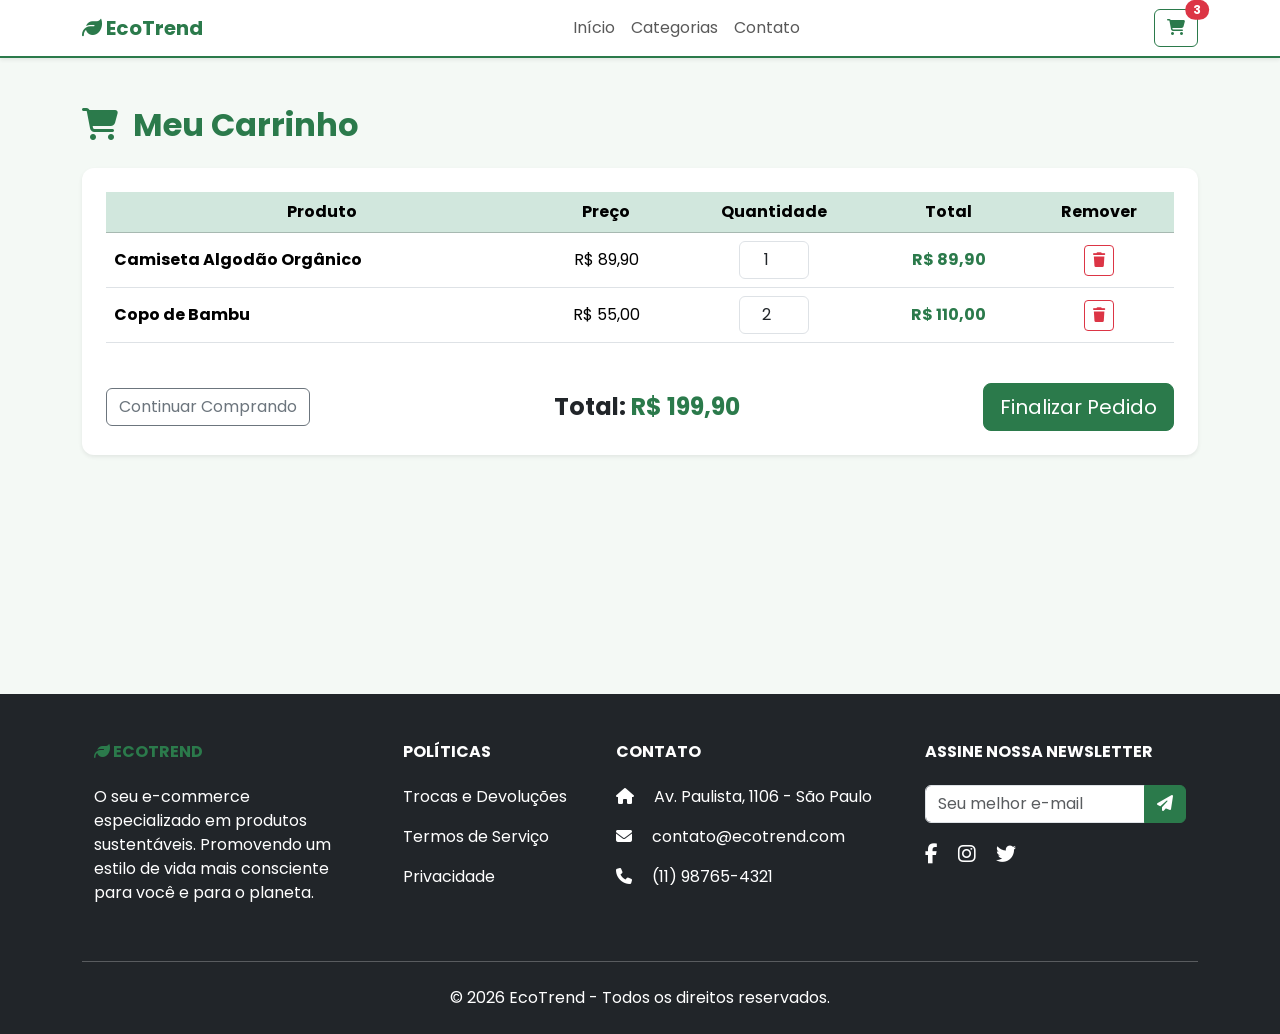
<file: carrinho.html>
<!DOCTYPE html>
<html lang="pt-BR">
<head>
    <meta charset="UTF-8">
    <meta name="viewport" content="width=device-width, initial-scale=1.0">
    <title>Meu Carrinho | EcoTrend</title>
    <link href="https://fonts.googleapis.com/css2?family=Poppins:wght@300;400;600&display=swap" rel="stylesheet">
    <link href="https://cdn.jsdelivr.net/npm/bootstrap@5.3.2/dist/css/bootstrap.min.css" rel="stylesheet">
    <link rel="stylesheet" href="https://cdnjs.cloudflare.com/ajax/libs/font-awesome/6.4.2/css/all.min.css">
    <link rel="stylesheet" href="style.css">
    <style>body { font-family: 'Poppins', sans-serif; }</style>
</head>
<body>
    
    <!-- ================= HEADER (Navbar) ================= -->
    <nav class="navbar navbar-expand-lg navbar-light bg-light sticky-top shadow-sm">
        <div class="container">
            <a class="navbar-brand fw-bold text-success" href="index.html">
                <i class="fa-solid fa-leaf"></i> EcoTrend
            </a>
            <button class="navbar-toggler" type="button" data-bs-toggle="collapse" data-bs-target="#menuNavegacao">
                <span class="navbar-toggler-icon"></span>
            </button>
            <div class="collapse navbar-collapse" id="menuNavegacao">
                <ul class="navbar-nav mx-auto">
                    <li class="nav-item">
                        <a class="nav-link" href="index.html">Início</a>
                    </li>
                    <li class="nav-item">
                        <a class="nav-link" href="categorias.html">Categorias</a>
                    </li>
                    <li class="nav-item">
                        <a class="nav-link" href="contato.html">Contato</a>
                    </li>
                </ul>
                <div class="d-flex">
                    <a href="carrinho.html" class="btn btn-outline-success position-relative">
                        <i class="fa-solid fa-cart-shopping"></i>
                        <span class="position-absolute top-0 start-100 translate-middle badge rounded-pill bg-danger">
                            3
                        </span>
                    </a>
                </div>
            </div>
        </div>
    </nav>

    <!-- ================= ÁREA PRINCIPAL (CARRINHO) ================= -->
    <main class="container my-5" style="min-height: 60vh;">
        <h2 class="fw-bold text-success mb-4"><i class="fa-solid fa-cart-shopping me-2"></i> Meu Carrinho</h2>
        
        <div class="card border-0 shadow-sm p-4">
            <div class="table-responsive">
                <table class="table table-hover align-middle text-center">
                    <thead class="table-success">
                        <tr>
                            <th scope="col">Produto</th>
                            <th scope="col">Preço</th>
                            <th scope="col">Quantidade</th>
                            <th scope="col">Total</th>
                            <th scope="col">Remover</th>
                        </tr>
                    </thead>
                    <tbody>
                        <tr>
                            <td class="text-start fw-bold">Camiseta Algodão Orgânico</td>
                            <td>R$ 89,90</td>
                            <td><input type="number" class="form-control mx-auto text-center" value="1" style="width: 70px;"></td>
                            <td class="fw-bold text-success">R$ 89,90</td>
                            <td><button class="btn btn-sm btn-outline-danger"><i class="fa-solid fa-trash"></i></button></td>
                        </tr>
                        <tr>
                            <td class="text-start fw-bold">Copo de Bambu</td>
                            <td>R$ 55,00</td>
                            <td><input type="number" class="form-control mx-auto text-center" value="2" style="width: 70px;"></td>
                            <td class="fw-bold text-success">R$ 110,00</td>
                            <td><button class="btn btn-sm btn-outline-danger"><i class="fa-solid fa-trash"></i></button></td>
                        </tr>
                    </tbody>
                </table>
            </div>
            <div class="d-flex justify-content-between align-items-center mt-4">
                <a href="categorias.html" class="btn btn-outline-secondary">Continuar Comprando</a>
                <h4 class="fw-bold mb-0">Total: <span class="text-success">R$ 199,90</span></h4>
                <button class="btn btn-success btn-lg">Finalizar Pedido</button>
            </div>
        </div>
    </main>

    <!-- ================= FOOTER ================= -->
    <footer class="bg-dark text-white pt-5 pb-4 mt-5">
        <div class="container text-center text-md-start">
            <div class="row">
                <div class="col-md-3 col-lg-4 col-xl-3 mx-auto mb-4">
                    <h6 class="text-uppercase fw-bold text-success mb-4"><i class="fa-solid fa-leaf"></i> EcoTrend</h6>
                    <p>O seu e-commerce especializado em produtos sustentáveis. Promovendo um estilo de vida mais consciente para você e para o planeta.</p>
                </div>
                <div class="col-md-2 col-lg-2 col-xl-2 mx-auto mb-4">
                    <h6 class="text-uppercase fw-bold mb-4">Políticas</h6>
                    <p><a href="#" class="text-white text-decoration-none">Trocas e Devoluções</a></p>
                    <p><a href="#" class="text-white text-decoration-none">Termos de Serviço</a></p>
                    <p><a href="#" class="text-white text-decoration-none">Privacidade</a></p>
                </div>
                <div class="col-md-4 col-lg-3 col-xl-3 mx-auto mb-md-0 mb-4">
                    <h6 class="text-uppercase fw-bold mb-4">Contato</h6>
                    <p><i class="fas fa-home me-3"></i> Av. Paulista, 1106 - São Paulo</p>
                    <p><i class="fas fa-envelope me-3"></i> contato@ecotrend.com</p>
                    <p><i class="fas fa-phone me-3"></i> (11) 98765-4321</p>
                </div>
                
                <!-- Redes e Newsletter do Commit 3 -->
                <div class="col-md-4 col-lg-3 col-xl-3 mx-auto mb-4">
                    <h6 class="text-uppercase fw-bold mb-4">Assine nossa Newsletter</h6>
                    <div class="input-group mb-3">
                        <input type="email" class="form-control" placeholder="Seu melhor e-mail" aria-label="E-mail">
                        <button class="btn btn-success" type="button"><i class="fa-solid fa-paper-plane"></i></button>
                    </div>
                    <div class="mt-3">
                        <a href="#" class="text-white me-3 fs-5"><i class="fab fa-facebook-f"></i></a>
                        <a href="#" class="text-white me-3 fs-5"><i class="fab fa-instagram"></i></a>
                        <a href="#" class="text-white me-3 fs-5"><i class="fab fa-twitter"></i></a>
                    </div>
                </div>
            </div>
            <hr class="mb-4">
            <div class="row align-items-center">
                <div class="col-md-12 text-center">
                    <p class="mb-0">© 2026 EcoTrend - Todos os direitos reservados.</p>
                </div>
            </div>
        </div>
    </footer>

    <script src="https://cdn.jsdelivr.net/npm/bootstrap@5.3.2/dist/js/bootstrap.bundle.min.js"></script>
</body>
</html>
</file>
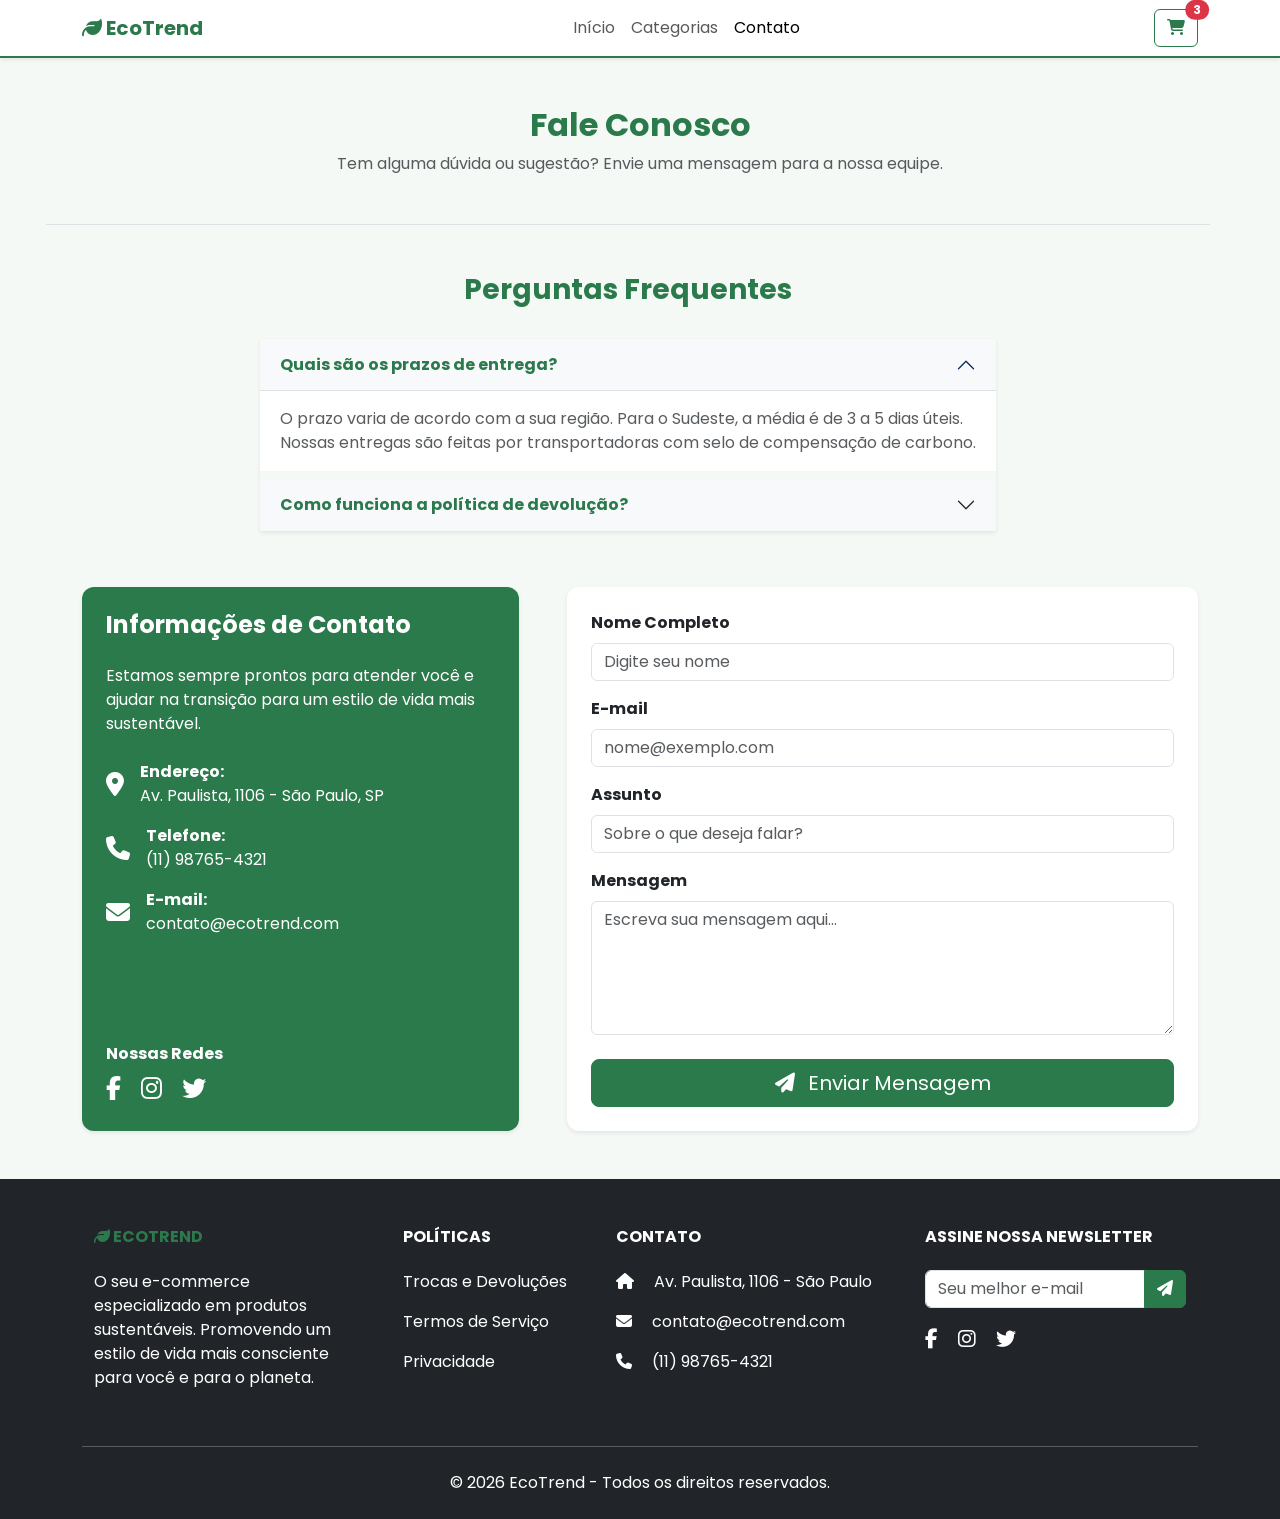
<file: contato.html>
<!DOCTYPE html>
<html lang="pt-BR">
<head>
    <meta charset="UTF-8">
    <meta name="viewport" content="width=device-width, initial-scale=1.0">
    <title>Contato | EcoTrend</title>
    <link href="https://fonts.googleapis.com/css2?family=Poppins:wght@300;400;600&display=swap" rel="stylesheet">
    <link href="https://cdn.jsdelivr.net/npm/bootstrap@5.3.2/dist/css/bootstrap.min.css" rel="stylesheet">
    <link rel="stylesheet" href="https://cdnjs.cloudflare.com/ajax/libs/font-awesome/6.4.2/css/all.min.css">
    <link rel="stylesheet" href="style.css">
    <style>body { font-family: 'Poppins', sans-serif; }</style>
</head>
<body>

    
    <nav class="navbar navbar-expand-lg navbar-light bg-light sticky-top shadow-sm">
        <div class="container">
            <a class="navbar-brand fw-bold text-success" href="index.html">
                <i class="fa-solid fa-leaf"></i> EcoTrend
            </a>
            <button class="navbar-toggler" type="button" data-bs-toggle="collapse" data-bs-target="#menuNavegacao">
                <span class="navbar-toggler-icon"></span>
            </button>
            <div class="collapse navbar-collapse" id="menuNavegacao">
                <ul class="navbar-nav mx-auto">
                    <li class="nav-item"><a class="nav-link" href="index.html">Início</a></li>
                    <li class="nav-item"><a class="nav-link" href="categorias.html">Categorias</a></li>
                    <li class="nav-item"><a class="nav-link active" href="contato.html">Contato</a></li>
                </ul>
                <div class="d-flex">
                    <a href="carrinho.html" class="btn btn-outline-success position-relative">
                        <i class="fa-solid fa-cart-shopping"></i>
                        <span class="position-absolute top-0 start-100 translate-middle badge rounded-pill bg-danger">3</span>
                    </a>
                </div>
            </div>
        </div>
    </nav>

    
    <main class="container my-5" style="min-height: 60vh;">
        
        <div class="text-center mb-5">
            <h2 class="fw-bold text-success">Fale Conosco</h2>
            <p class="text-muted">Tem alguma dúvida ou sugestão? Envie uma mensagem para a nossa equipe.</p>
        </div>

        <div class="row g-5">

            <div class="row mt-5 pt-5 border-top">
                <div class="col-12 text-center mb-4">
                    <h3 class="fw-bold text-success">Perguntas Frequentes</h3>
                </div>
                <div class="col-md-8 mx-auto">
                    <div class="accordion shadow-sm" id="accordionFAQ">
                        <div class="accordion-item border-0 mb-2">
                            <h2 class="accordion-header">
                                <button class="accordion-button bg-light fw-bold text-success" type="button" data-bs-toggle="collapse" data-bs-target="#faq1">
                                    Quais são os prazos de entrega?
                                </button>
                            </h2>
                            <div id="faq1" class="accordion-collapse collapse show" data-bs-parent="#accordionFAQ">
                                <div class="accordion-body text-muted">
                                    O prazo varia de acordo com a sua região. Para o Sudeste, a média é de 3 a 5 dias úteis. Nossas entregas são feitas por transportadoras com selo de compensação de carbono.
                                </div>
                            </div>
                        </div>
                        <div class="accordion-item border-0 mb-2">
                            <h2 class="accordion-header">
                                <button class="accordion-button collapsed bg-light fw-bold text-success" type="button" data-bs-toggle="collapse" data-bs-target="#faq2">
                                    Como funciona a política de devolução?
                                </button>
                            </h2>
                            <div id="faq2" class="accordion-collapse collapse" data-bs-parent="#accordionFAQ">
                                <div class="accordion-body text-muted">
                                    Você tem até 30 dias após o recebimento para solicitar a devolução gratuita, desde que o produto não tenha marcas de uso.
                                </div>
                            </div>
                        </div>
                    </div>
                </div>
            </div>
            
            <div class="col-12 col-md-5">
                <div class="card border-0 shadow-sm h-100 bg-success text-white p-4">
                    <h4 class="fw-bold mb-4">Informações de Contato</h4>
                    <p class="mb-4">Estamos sempre prontos para atender você e ajudar na transição para um estilo de vida mais sustentável.</p>
                    
                    <div class="d-flex align-items-center mb-3">
                        <i class="fa-solid fa-location-dot fs-4 me-3"></i>
                        <div>
                            <strong>Endereço:</strong><br>
                            Av. Paulista, 1106 - São Paulo, SP
                        </div>
                    </div>
                    
                    <div class="d-flex align-items-center mb-3">
                        <i class="fa-solid fa-phone fs-4 me-3"></i>
                        <div>
                            <strong>Telefone:</strong><br>
                            (11) 98765-4321
                        </div>
                    </div>
                    
                    <div class="d-flex align-items-center mb-4">
                        <i class="fa-solid fa-envelope fs-4 me-3"></i>
                        <div>
                            <strong>E-mail:</strong><br>
                            contato@ecotrend.com
                        </div>
                    </div>

                    <div class="mt-auto">
                        <h6 class="fw-bold">Nossas Redes</h6>
                        <a href="#" class="text-white me-3 fs-4"><i class="fab fa-facebook-f"></i></a>
                        <a href="#" class="text-white me-3 fs-4"><i class="fab fa-instagram"></i></a>
                        <a href="#" class="text-white me-3 fs-4"><i class="fab fa-twitter"></i></a>
                    </div>
                </div>
            </div>

            
            <div class="col-12 col-md-7">
                <div class="card border-0 shadow-sm p-4 h-100">
                    <form action="#" method="POST">
                        <div class="mb-3">
                            <label for="nome" class="form-label fw-bold">Nome Completo</label>
                            <input type="text" class="form-control" id="nome" placeholder="Digite seu nome" required>
                        </div>
                        
                        <div class="mb-3">
                            <label for="email" class="form-label fw-bold">E-mail</label>
                            <input type="email" class="form-control" id="email" placeholder="nome@exemplo.com" required>
                        </div>
                        
                        <div class="mb-3">
                            <label for="assunto" class="form-label fw-bold">Assunto</label>
                            <input type="text" class="form-control" id="assunto" placeholder="Sobre o que deseja falar?" required>
                        </div>
                        
                        <div class="mb-4">
                            <label for="mensagem" class="form-label fw-bold">Mensagem</label>
                            <textarea class="form-control" id="mensagem" rows="5" placeholder="Escreva sua mensagem aqui..." required></textarea>
                        </div>
                        
                        <button type="submit" class="btn btn-success btn-lg w-100">
                            <i class="fa-solid fa-paper-plane me-2"></i> Enviar Mensagem
                        </button>
                    </form>
                </div>
            </div>
        </div>

    </main>

    
    <footer class="bg-dark text-white pt-5 pb-4 mt-5">
        <div class="container text-center text-md-start">
            <div class="row">
                <div class="col-md-3 col-lg-4 col-xl-3 mx-auto mb-4">
                    <h6 class="text-uppercase fw-bold text-success mb-4"><i class="fa-solid fa-leaf"></i> EcoTrend</h6>
                    <p>O seu e-commerce especializado em produtos sustentáveis. Promovendo um estilo de vida mais consciente para você e para o planeta.</p>
                </div>
                <div class="col-md-2 col-lg-2 col-xl-2 mx-auto mb-4">
                    <h6 class="text-uppercase fw-bold mb-4">Políticas</h6>
                    <p><a href="#" class="text-white text-decoration-none">Trocas e Devoluções</a></p>
                    <p><a href="#" class="text-white text-decoration-none">Termos de Serviço</a></p>
                    <p><a href="#" class="text-white text-decoration-none">Privacidade</a></p>
                </div>
                <div class="col-md-4 col-lg-3 col-xl-3 mx-auto mb-md-0 mb-4">
                    <h6 class="text-uppercase fw-bold mb-4">Contato</h6>
                    <p><i class="fas fa-home me-3"></i> Av. Paulista, 1106 - São Paulo</p>
                    <p><i class="fas fa-envelope me-3"></i> contato@ecotrend.com</p>
                    <p><i class="fas fa-phone me-3"></i> (11) 98765-4321</p>
                </div>
                <!-- Redes e Newsletter -->
                <div class="col-md-4 col-lg-3 col-xl-3 mx-auto mb-4">
                    <h6 class="text-uppercase fw-bold mb-4">Assine nossa Newsletter</h6>
                    <div class="input-group mb-3">
                        <input type="email" class="form-control" placeholder="Seu melhor e-mail" aria-label="E-mail">
                        <button class="btn btn-success" type="button"><i class="fa-solid fa-paper-plane"></i></button>
                    </div>
                    <div class="mt-3">
                        <a href="#" class="text-white me-3 fs-5"><i class="fab fa-facebook-f"></i></a>
                        <a href="#" class="text-white me-3 fs-5"><i class="fab fa-instagram"></i></a>
                        <a href="#" class="text-white me-3 fs-5"><i class="fab fa-twitter"></i></a>
                    </div>
                </div>
            </div>
            <hr class="mb-4">
            <div class="row align-items-center">
                <div class="col-md-12 text-center">
                    <p class="mb-0">© 2026 EcoTrend - Todos os direitos reservados.</p>
                </div>
            </div>
        </div>
    </footer>

    <script src="https://cdn.jsdelivr.net/npm/bootstrap@5.3.2/dist/js/bootstrap.bundle.min.js"></script>
</body>
</html>
</file>
<file: style.css>
/* =======================================================
   VARIÁVEIS CUSTOMIZADAS E RESET
======================================================== */
:root {
    --eco-green: #2b7a4b;       /* Verde principal da marca */
    --eco-green-dark: #1e5c37;  /* Verde mais escuro para hover */
    --eco-light: #f4f9f5;       /* Fundo bem claro esverdeado */
}

body {
    background-color: var(--eco-light);
}

/* =======================================================
   SOBRESCREVENDO AS CLASSES DO BOOTSTRAP
======================================================== */

/* Textos e Backgrounds */
.text-success {
    color: var(--eco-green) !important;
}

.bg-success {
    background-color: var(--eco-green) !important;
}

/* Botões Preenchidos */
.btn-success {
    background-color: var(--eco-green);
    border-color: var(--eco-green);
}

.btn-success:hover {
    background-color: var(--eco-green-dark);
    border-color: var(--eco-green-dark);
}

/* Botões com Contorno (Outline) */
.btn-outline-success {
    color: var(--eco-green);
    border-color: var(--eco-green);
}

.btn-outline-success:hover {
    background-color: var(--eco-green);
    color: white;
}

/* =======================================================
   ESTILIZAÇÃO DE COMPONENTES PERSONALIZADOS
======================================================== */

/* Efeito flutuante nos cartões de produtos ao passar o mouse */
.card {
    transition: transform 0.3s ease, box-shadow 0.3s ease;
    border-radius: 12px; /* Deixa as bordas um pouco mais arredondadas */
    overflow: hidden;
}

.card:hover {
    transform: translateY(-8px);
    box-shadow: 0 10px 20px rgba(43, 122, 75, 0.15) !important;
}

/* Ajuste sutil na barra de navegação */
.navbar {
    background-color: #ffffff !important;
    border-bottom: 2px solid var(--eco-green);
}

/* Deixa o input de range (filtro de preço) com a cor da marca */
input[type=range]::-webkit-slider-thumb {
    background: var(--eco-green);
}
</file>
